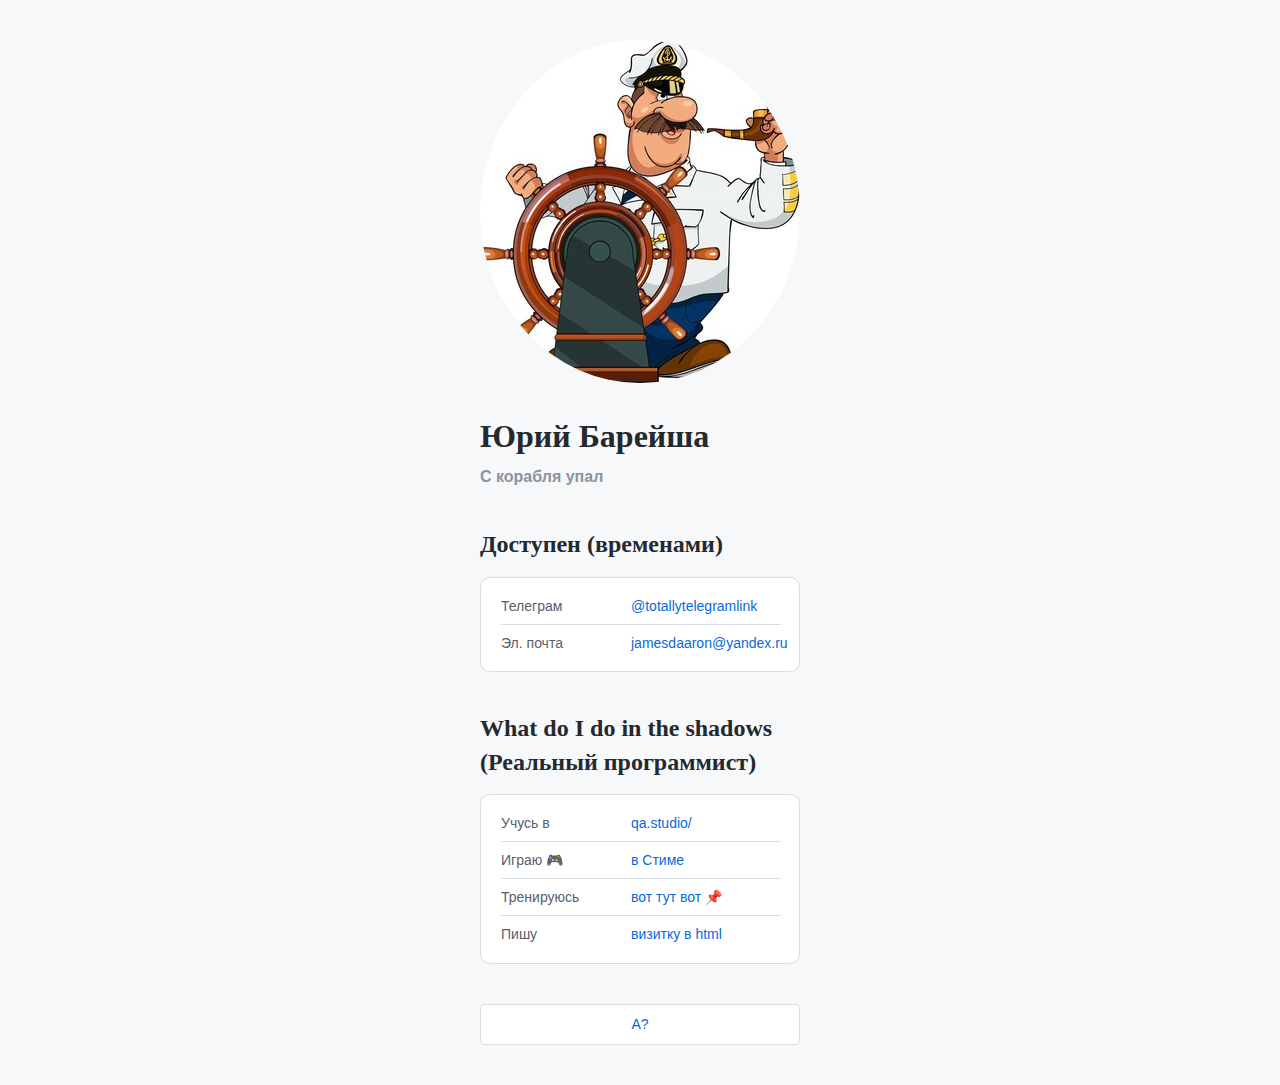
<file: index.html>
<!DOCTYPE html>
<html lang="en">
  <head>
    <title>Ветер мачту гнул, ветер парус рвал</title>
    <meta charset="UTF-8" />
    <meta http-equiv="X-UA-Compatible" content="IE=edge" />
    <meta  =viewport content="width=device-width, initial-scale=1.0" />
    <link href="./normalize.css" rel="stylesheet" >
    <link href="./style.css" rel="stylesheet">
  </head>
  <body>
    <header class="header">
      <img src="./avatar.png" alt="avatar" class="header__avatar" />
      <h1 class="header__title">Юрий Барейша</h1>
      <h3 class="header__subtitle">С корабля упал</h3>
    </header>
    <main>
      <section class="links">
        <h2 class="links__header">Доступен (временами)</h2>
        <ul class="links__container">
          <li class="links__link">
            <p class="links__title">Телеграм</p>
            <a class="linsk__link" href="joke_link.html">@totallytelegramlink</a>
          </li>
          <li class="links__link">
            <p class="links__title">Эл. почта</p>
            <a class="linsk__link" href="mailto:jamesdaaron@yandex.ru"
              >jamesdaaron@yandex.ru</a
            >
          </li>
        </ul>
      </section>
      <section class="links">
        <h2 class="links__header">What do I do in the shadows (Реальный программист)</h2>
        <ul class="links__container">
          <li class="links__link">
            <p class="links__title">Учусь в</p>
            <a class="linsk__link" href="https://qa.studio/">qa.studio/</a>
          </li>
          <li class="links__link">
            <p class="links__title">Играю 🎮 </p>
            <a class="linsk__link" href="https://store.steampowered.com/">в Стиме</a>
          </li>
          <li class="links__link">
            <p class="links__title">Тренируюсь </p>
            <a class="linsk__link" href="https://maps.app.goo.gl/F7Ky7NTyeMm1gq5v7">вот тут вот 📌</a>
          </li>
          <li class="links__link">
            <p class="links__title">Пишу</p>
            <a class="linsk__link" href="index.html">визитку в html</a>
          </li>
        </ul>
      </section>
    </main>
    <footer>

  <button id="notifyBtn" type = "button" class="button-link" >А?</button>

  <div id="notification">
    <span>Что?</span>
    <button id="closeBtn" class="button-close">Кто здесь?</button>
  </div>

  <script>
    const notifyBtn = document.getElementById('notifyBtn');
    const notification = document.getElementById('notification');
    const closeBtn = document.getElementById('closeBtn');

    // Показываем уведомление
    notifyBtn.addEventListener('click', () => {
      notification.style.display = 'block';
    });

    // Скрываем уведомление
    closeBtn.addEventListener('click', () => {
      notification.style.display = 'none';
    });
  </script>


      </footer>
  </body>
</html>
</file>
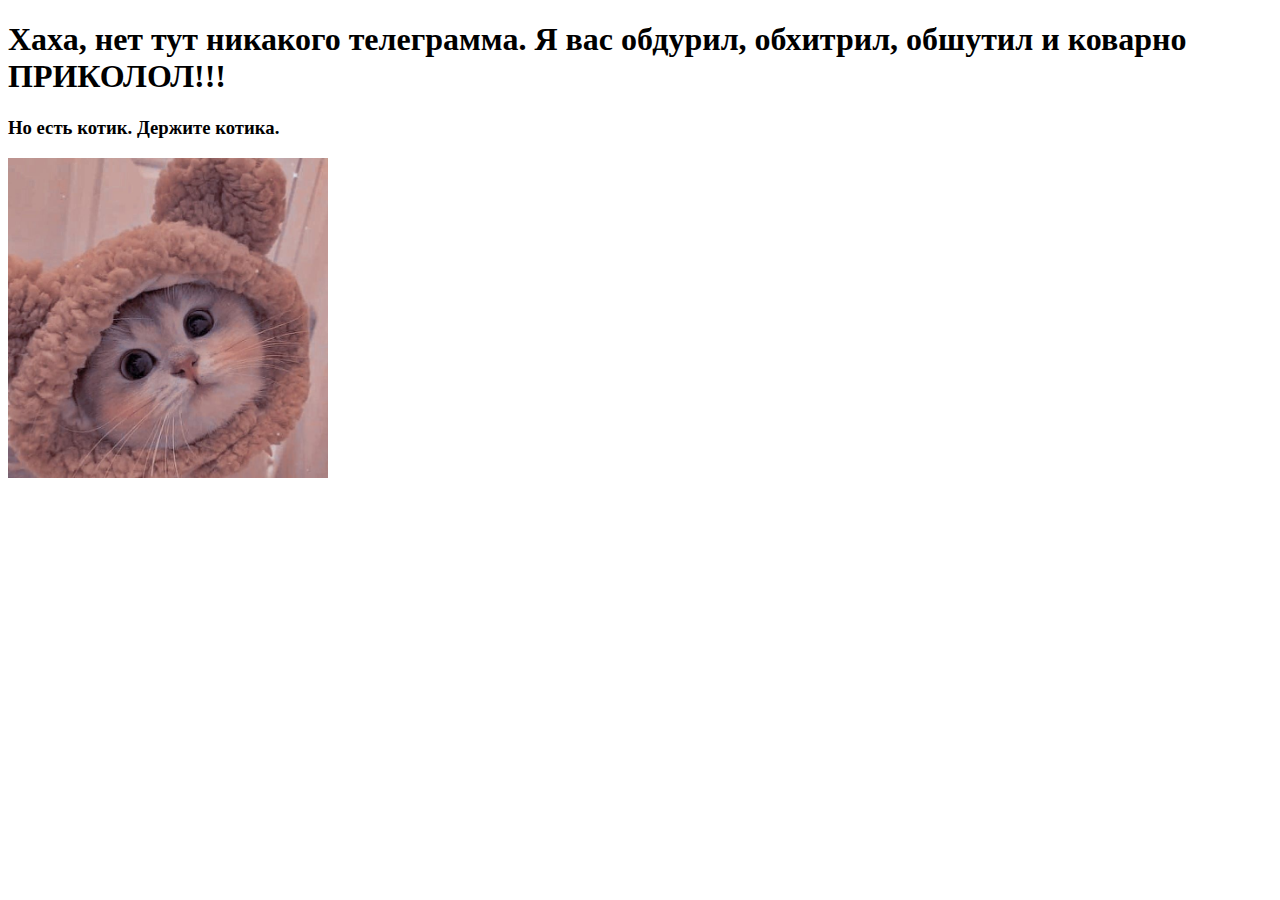
<file: joke_link.html>
<!DOCTYPE html>
<html lang="en">
  <head>
    <title>Я встроил html в html, чтобы ты открывал html, пока читаешь мой html</title>
  </head> 
  <body> 
    <h1>Хаха, нет тут никакого телеграмма. Я вас обдурил, обхитрил, обшутил и коварно ПРИКОЛОЛ!!! 
    </h1>
    <h3> Но есть котик. Держите котика. </h3>
    <img src="./cat_pic.png" alt="Котик" class="header__avatar" height="320" width="320" />
  </body>
  </html>
</file>
<file: style.css>
body {
  font-family: "Helvetica";
  background-color: #f6f8fa;
  color: #24292f;
  display: flex;
  flex-direction: column;
  justify-content: center;
  align-items: center;
}

.header {
  margin: 40px 0;
}

.header__avatar {
  border-radius: 50%;
}

.header__title {
  margin: 30px 0 10px 0;
  font-size: 32px;
  line-height: 1.2;
  font-family: "Helvetica Neue";
}

.header__subtitle {
  color: #8B949F;
  font-size: 16px;
  line-height: 1.4;
  margin: 0;
}

.links {
  width: 320px;
  margin-bottom: 40px;
}

.links__header {
  font-family: "Helvetica Neue";
  font-size: 24px;
  line-height: 1.4;
  margin: 0 0 15px 0;
}

.links__container {
  background-color: #fff;
  list-style-type: none;
  border: 1px solid hsla(210, 18%, 87%, 1);
  border-radius: 10px;
  display: flex;
  flex-direction: column;
  align-items: flex-start;
  padding: 20px 20px 10px;
  gap: 10px;
  flex: none;
  order: 1;
  flex-grow: 0;
  box-sizing: border-box;
  margin: 0;
}

.links__link,
.links__title {
  font-size: 14px;
  font-size: 1.4;
  color: #57606a;
}

.links__link {
  display: flex;
  flex-direction: row;
  align-items: flex-start;
  padding: 0px 0px 10px;
  gap: 30px;
  border-bottom: 1px solid hsla(210, 18%, 87%, 1);
  width: 280px;
}

.links__link:last-child {
  border-bottom: none;
}

.linsk__link,
.links__link:visited {
  text-decoration: none;
  color: #0969da;
}

.links__title {
  margin: 0;
  min-width: 100px;
}

footer {
  margin: 0 0 40px 0;
}
.button-link {
  box-sizing: border-box;
  display: flex;
  flex-direction: row;
  justify-content: center;
  align-items: center;
  padding: 10px;
  width: 320px;
  background: #fff;
  border: 1px solid rgba(27, 31, 36, 0.15);
  border-radius: 5px;

  font-size: 14px;
  line-height: 1.4;

  color: #0969da;
  text-decoration: none;
  cursor: pointer;
}

.button-link:hover {
  background-color: #ffa474;
  color: #fff;
  box-shadow: 0 1px 0 rgba(27, 31, 36, 0.1);
}
#notification {
      display: none;
      position: fixed;
  padding: 100px;
  width: 320px;
      top: 540px;
      right: 140px;
      background: #ffb961;
      border: 1px solid #ccc;
      padding: 10px 15px;
      border-radius: 400px;
      box-shadow: 0 2px 6px rgba(0,0,0,0.2);
      font-family: helvetica;
    }
    .button-close {
      position: fixed;
  width: 220px;
      top: 140px;
      right: 140px;
      background: #a39b6c;
      padding: 300px 150px
      border: 100px solid #7ba05b;
      border-radius: 400px;
      cursor: pointer;
    }
</file>
